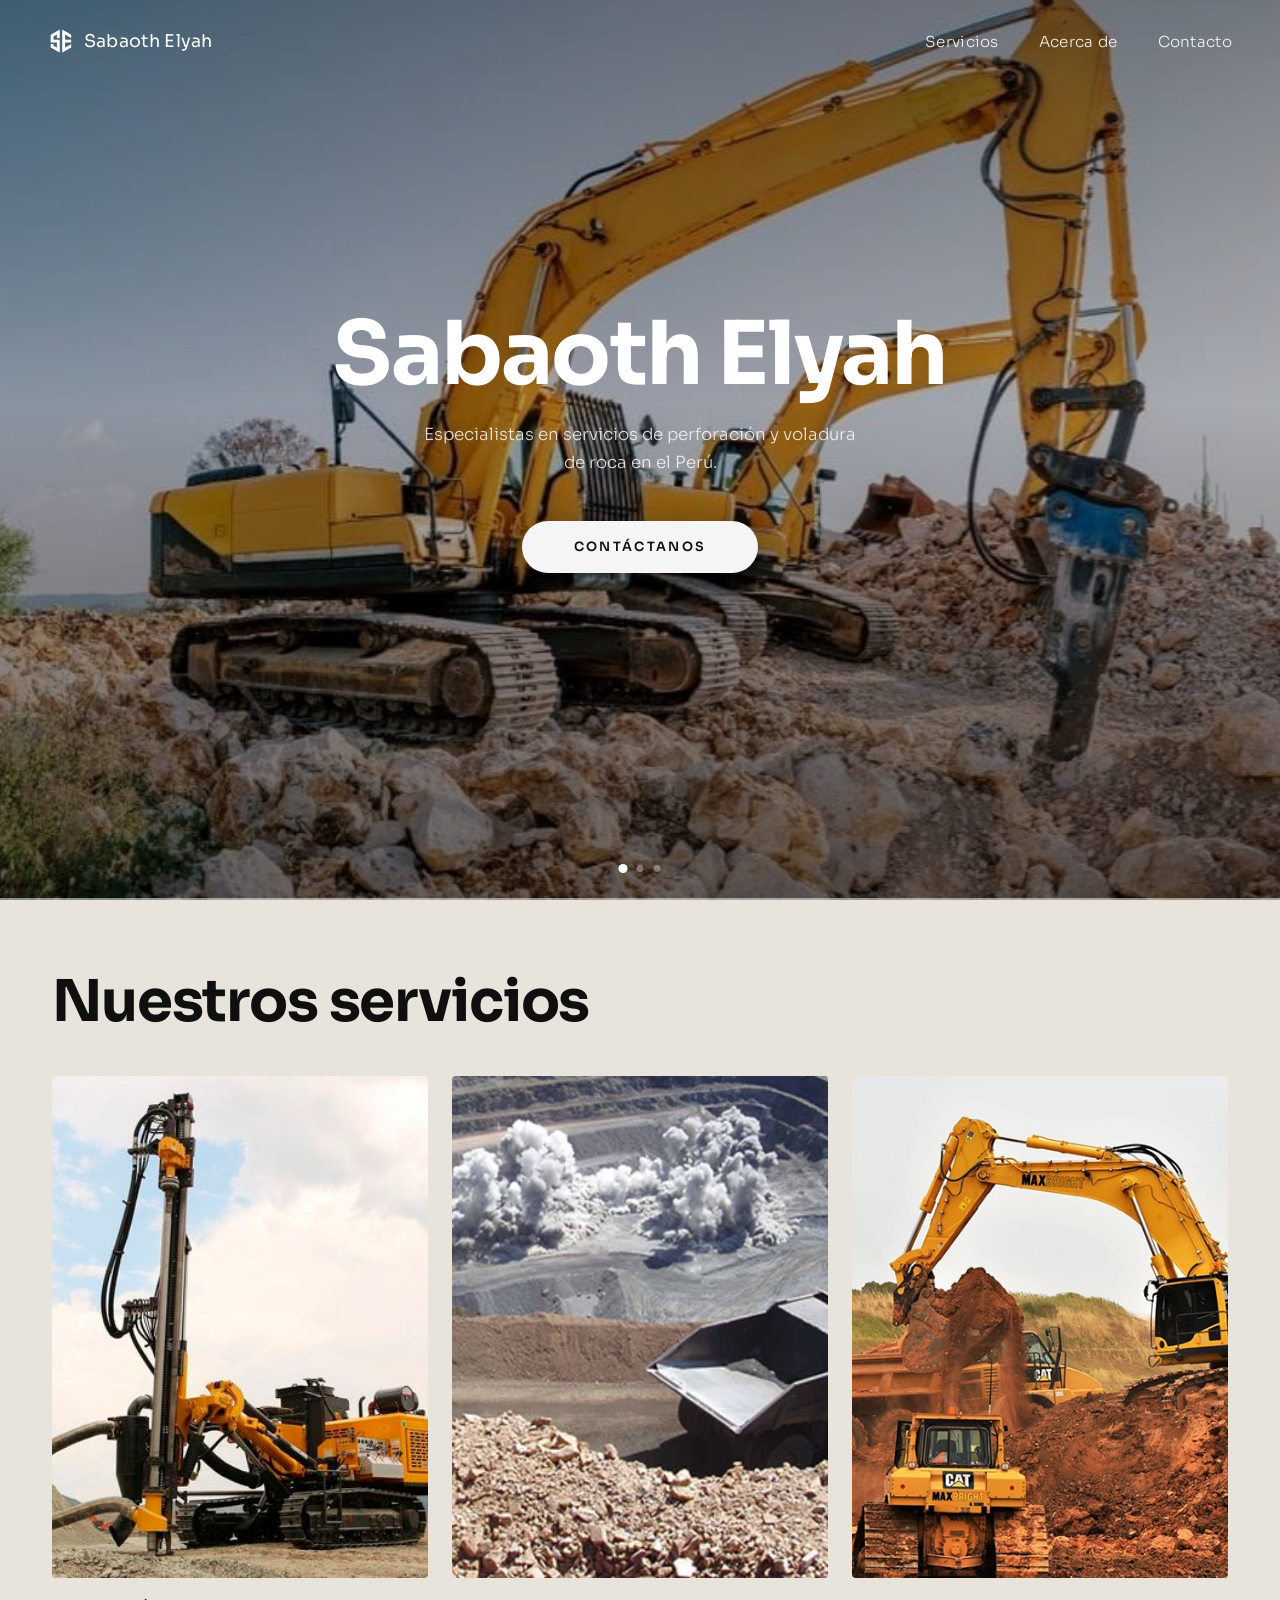
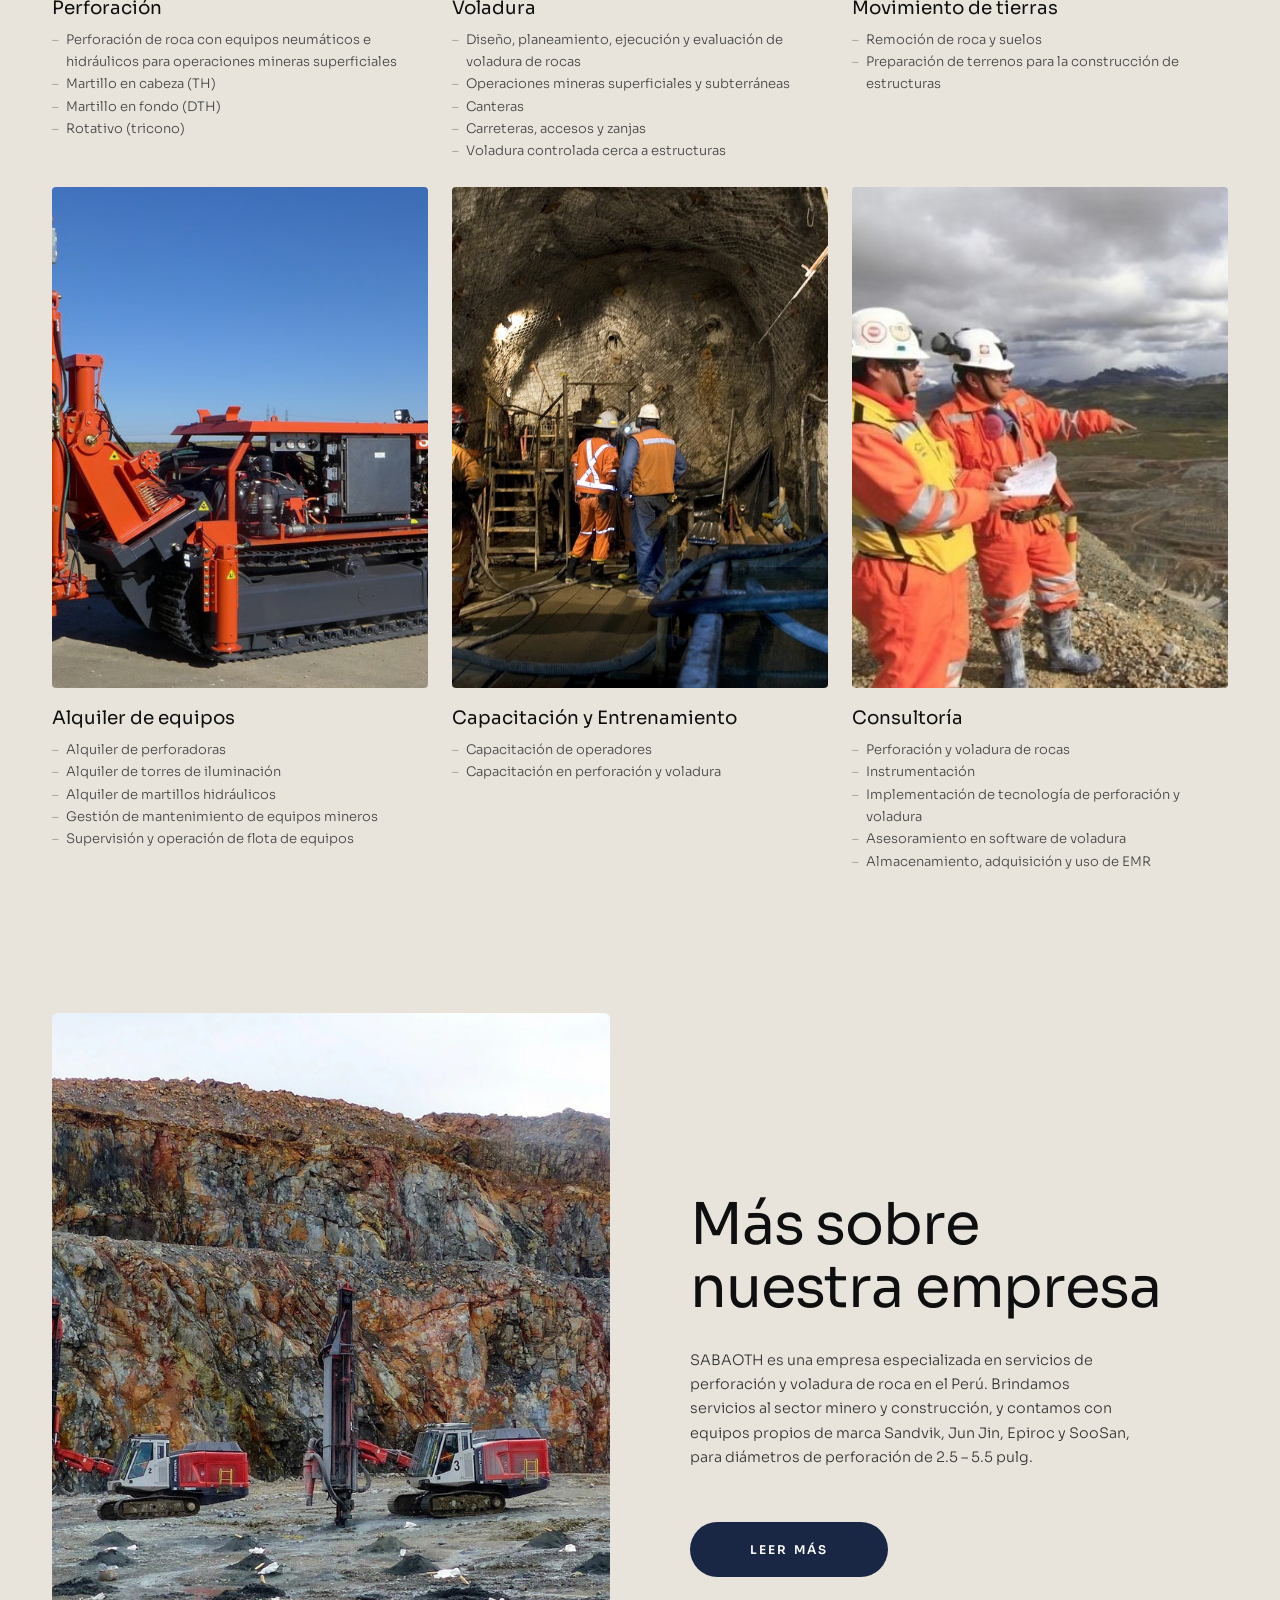
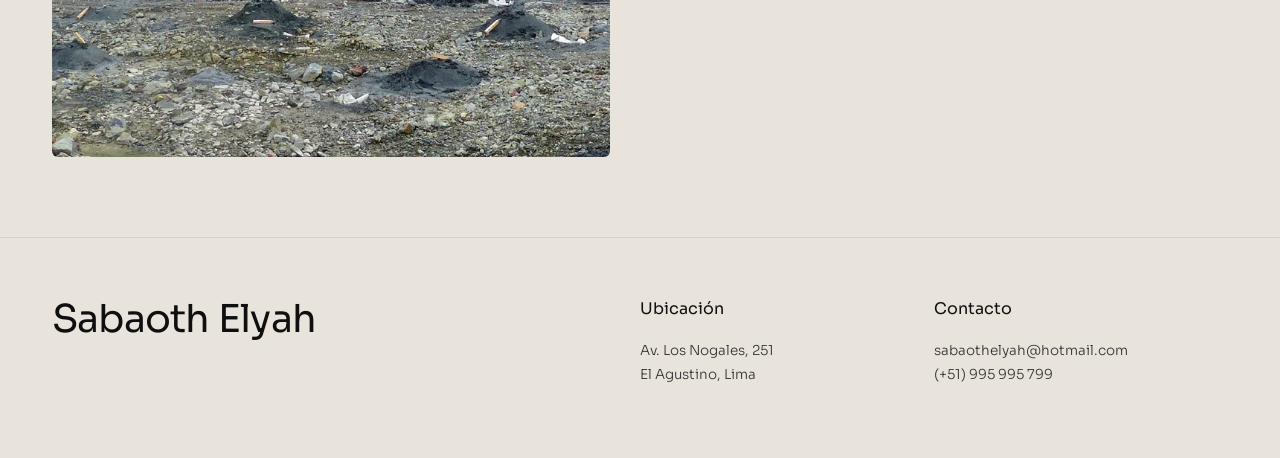
<file: index.html>
<!DOCTYPE html>
<html lang="es">

<head>
    <meta charset="UTF-8" />
    <meta name="viewport" content="width=device-width, initial-scale=1.0" />
    <title>Sabaoth Elyah</title>
    
    <!-- Open Graph / WhatsApp -->
    <meta property="og:type" content="website" />
    <meta property="og:url" content="https://sabaothelyah.com/" />
    <meta property="og:title" content="Sabaoth Elyah" />
    <meta property="og:description"
        content="Especialistas en servicios de perforación y voladura de roca en el Perú." />
    <meta property="og:image" content="https://sabaothelyah.com/images/og-preview.jpg" />
    <meta property="og:image:width" content="546" />
    <meta property="og:image:height" content="258" />
    <meta property="og:locale" content="es_PE" />

    <!-- Twitter / X -->
    <meta name="twitter:card" content="summary_large_image" />
    <meta name="twitter:title" content="Sabaoth Elyah" />
    <meta name="twitter:description"
        content="Especialistas en servicios de perforación y voladura de roca en el Perú." />
    <meta name="twitter:image" content="https://sabaothelyah.com/images/og-preview.jpg" />

    <link rel="icon" href="images/icon-white.png" type="image/png" />
    <link rel="shortcut icon" href="images/icon-white.png" type="image/png" />
    <link href="https://fonts.googleapis.com/css2?family=Sora:wght@300;400;600;700&display=swap" rel="stylesheet" />
    <link rel="stylesheet" href="styles/common.css" />
    <link rel="stylesheet" href="styles/index.css" />

</head>

<body class="js">

    <!-- ═══ HERO ═══ -->
    <section class="hero">

        <!-- Carousel
       Place hero images at: images/hero-1.jpg  hero-2.jpg  hero-3.jpg
       Add more <div class="carousel-slide"> as needed — JS adapts automatically -->
        <div class="carousel" id="carousel">
            <div class="carousel-slide active">
                <img src="images/hero-1.jpg" alt="Perforación de roca" />
            </div>
            <div class="carousel-slide">
                <img src="images/hero-2.jpg" alt="Voladura de roca" loading="lazy" decoding="async" />
            </div>
            <div class="carousel-slide">
                <img src="images/hero-3.jpg" alt="Equipos mineros" loading="lazy" decoding="async" />
            </div>
        </div>

        <div class="carousel-overlay"></div>
        <div class="carousel-progress" id="carouselProgress"></div>

        <nav>
            <a class="brand" href="#">
                <img class="brand-logo" src="images/icon.png" alt="Sabaoth Elyah icon" />
                Sabaoth Elyah
            </a>
            <ul class="nav-links">
                <li><a href="index.php/services.html">Servicios</a></li>
                <li><a href="index.php/aboutUs.html">Acerca de</a></li>
                <li><a href="https://api.whatsapp.com/send/?phone=51995995799&text&type=phone_number&app_absent=0"
                        target="_blank">Contacto</a></li>
            </ul>
        </nav>

        <div class="hero-content">
            <h1 class="hero-title">Sabaoth Elyah</h1>
            <p class="hero-subtitle">Especialistas en servicios de perforación y voladura de roca en el Perú.</p>
            <a class="btn-cta"
                href="https://api.whatsapp.com/send/?phone=51995995799&text&type=phone_number&app_absent=0">Contáctanos</a>
        </div>

        <div class="carousel-dots" id="carouselDots"></div>
    </section>

    <!-- ═══ SERVICES ═══ -->
    <section class="services">
        <h2 class="services-title reveal">Nuestros servicios</h2>
        <div class="services-grid reveal-stagger">

            <div class="service-card">
                <div class="service-img"><img src="images/perforacion.jpg" alt="Perforación" loading="lazy"
                        decoding="async" /></div>
                <h3 class="service-name">Perforación</h3>
                <ul class="svc-list">
                    <li>Perforación de roca con equipos neumáticos e hidráulicos para operaciones mineras superficiales
                    </li>
                    <li>Martillo en cabeza (TH)</li>
                    <li>Martillo en fondo (DTH)</li>
                    <li>Rotativo (tricono)</li>
                </ul>
            </div>

            <div class="service-card">
                <div class="service-img"><img src="images/voladura.jpg" alt="Voladura" loading="lazy"
                        decoding="async" /></div>
                <h3 class="service-name">Voladura</h3>
                <ul class="svc-list">
                    <li>Diseño, planeamiento, ejecución y evaluación de voladura de rocas</li>
                    <li>Operaciones mineras superficiales y subterráneas</li>
                    <li>Canteras</li>
                    <li>Carreteras, accesos y zanjas</li>
                    <li>Voladura controlada cerca a estructuras</li>
                </ul>
            </div>

            <div class="service-card">
                <div class="service-img"><img src="images/movimiento-tierras.webp" alt="Movimiento de tierras"
                        loading="lazy" decoding="async" /></div>
                <h3 class="service-name">Movimiento de tierras</h3>
                <ul class="svc-list">
                    <li>Remoción de roca y suelos</li>
                    <li>Preparación de terrenos para la construcción de estructuras</li>
                </ul>
            </div>

            <div class="service-card">
                <div class="service-img"><img src="images/alquiler-equipos.avif" alt="Alquiler de equipos"
                        loading="lazy" decoding="async" /></div>
                <h3 class="service-name">Alquiler de equipos</h3>
                <ul class="svc-list">
                    <li>Alquiler de perforadoras</li>
                    <li>Alquiler de torres de iluminación</li>
                    <li>Alquiler de martillos hidráulicos</li>
                    <li>Gestión de mantenimiento de equipos mineros</li>
                    <li>Supervisión y operación de flota de equipos</li>
                </ul>
            </div>

            <div class="service-card">
                <div class="service-img"><img src="images/capacitacion.webp" alt="Capacitación y Entrenamiento"
                        loading="lazy" decoding="async" /></div>
                <h3 class="service-name">Capacitación y Entrenamiento</h3>
                <ul class="svc-list">
                    <li>Capacitación de operadores</li>
                    <li>Capacitación en perforación y voladura</li>
                </ul>
            </div>

            <div class="service-card">
                <div class="service-img"><img src="images/consultoria.jpg" alt="Consultoría" loading="lazy"
                        decoding="async" /></div>
                <h3 class="service-name">Consultoría</h3>
                <ul class="svc-list">
                    <li>Perforación y voladura de rocas</li>
                    <li>Instrumentación</li>
                    <li>Implementación de tecnología de perforación y voladura</li>
                    <li>Asesoramiento en software de voladura</li>
                    <li>Almacenamiento, adquisición y uso de EMR</li>
                </ul>
            </div>

        </div>
    </section>

    <!-- ═══ ABOUT ═══ -->
    <section class="about">
        <div class="about-img reveal">
            <img src="images/1568848.webp" alt="Más sobre Sabaoth Elyah" loading="lazy" decoding="async" />
        </div>
        <div class="about-text reveal" style="transition-delay:0.15s">
            <h2 class="about-title">Más sobre<br>nuestra empresa</h2>
            <p class="about-desc">SABAOTH es una empresa especializada en servicios de perforación y voladura de roca en
                el Perú. Brindamos servicios al sector minero y construcción, y contamos con equipos propios de marca
                Sandvik, Jun Jin, Epiroc y SooSan, para diámetros de perforación de 2.5 – 5.5 pulg.</p>
            <a class="btn-about" href="index.php/aboutUs.html">Leer más</a>
        </div>
    </section>

    <!-- ═══ FOOTER ═══ -->
    <footer class="reveal">
        <div class="footer-brand">
            <h2 class="footer-title">Sabaoth Elyah</h2>
        </div>
        <div class="footer-col">
            <h4>Ubicación</h4>
            <p>Av. Los Nogales, 251<br>El Agustino, Lima</p>
        </div>
        <div class="footer-col">
            <h4>Contacto</h4>
            <a href="mailto:sabaothelyah@hotmail.com">sabaothelyah@hotmail.com</a>
            <a href="tel:+51995995799">(+51) 995 995 799</a>
        </div>
    </footer>

    <script>
        /* ═══════════════════════════
           CAROUSEL
        ═══════════════════════════ */
        (function () {
            const slides = document.querySelectorAll('.carousel-slide');
            const dotsWrap = document.getElementById('carouselDots');
            const progress = document.getElementById('carouselProgress');
            const INTERVAL = 5000;
            let current = 0, timer, paused = false;

            /* Build dots */
            slides.forEach((_, i) => {
                const btn = document.createElement('button');
                btn.className = 'dot' + (i === 0 ? ' active' : '');
                btn.setAttribute('aria-label', 'Ir a slide ' + (i + 1));
                btn.addEventListener('click', () => { goTo(i); resetTimer(); });
                dotsWrap.appendChild(btn);
            });

            const dots = dotsWrap.querySelectorAll('.dot');

            function goTo(idx) {
                slides[current].classList.remove('active');
                dots[current].classList.remove('active');
                current = (idx + slides.length) % slides.length;
                slides[current].classList.add('active');
                dots[current].classList.add('active');

                /* Restart Ken-Burns on entering slide */
                const img = slides[current].querySelector('img');
                img.style.animation = 'none';
                void img.offsetWidth;
                img.style.animation = '';

                /* Restart progress bar */
                progress.classList.remove('running');
                void progress.offsetWidth;
                progress.classList.add('running');
            }

            function resetTimer() {
                clearInterval(timer);
                if (!paused) timer = setInterval(() => goTo(current + 1), INTERVAL);
            }

            /* Pause on hover */
            const carousel = document.getElementById('carousel');
            carousel.addEventListener('mouseenter', () => { paused = true; clearInterval(timer); progress.style.animationPlayState = 'paused'; });
            carousel.addEventListener('mouseleave', () => { paused = false; resetTimer(); });

            /* Start */
            progress.classList.add('running');
            window.addEventListener('load', () => {
                setTimeout(() => {
                    progress.classList.add('running');
                    timer = setInterval(() => goTo(current + 1), INTERVAL);
                }, 300);
            });
        })();

        /* ═══════════════════════════
           SCROLL REVEAL
        ═══════════════════════════ */
        (function () {
            const io = new IntersectionObserver((entries) => {
                entries.forEach(e => {
                    if (e.isIntersecting) {
                        e.target.classList.add('visible');
                        io.unobserve(e.target);
                    }
                });
            }, { threshold: 0.10 });

            document.querySelectorAll('.reveal, .reveal-stagger').forEach(el => io.observe(el));
        })();
    </script>

</body>

</html>
</file>
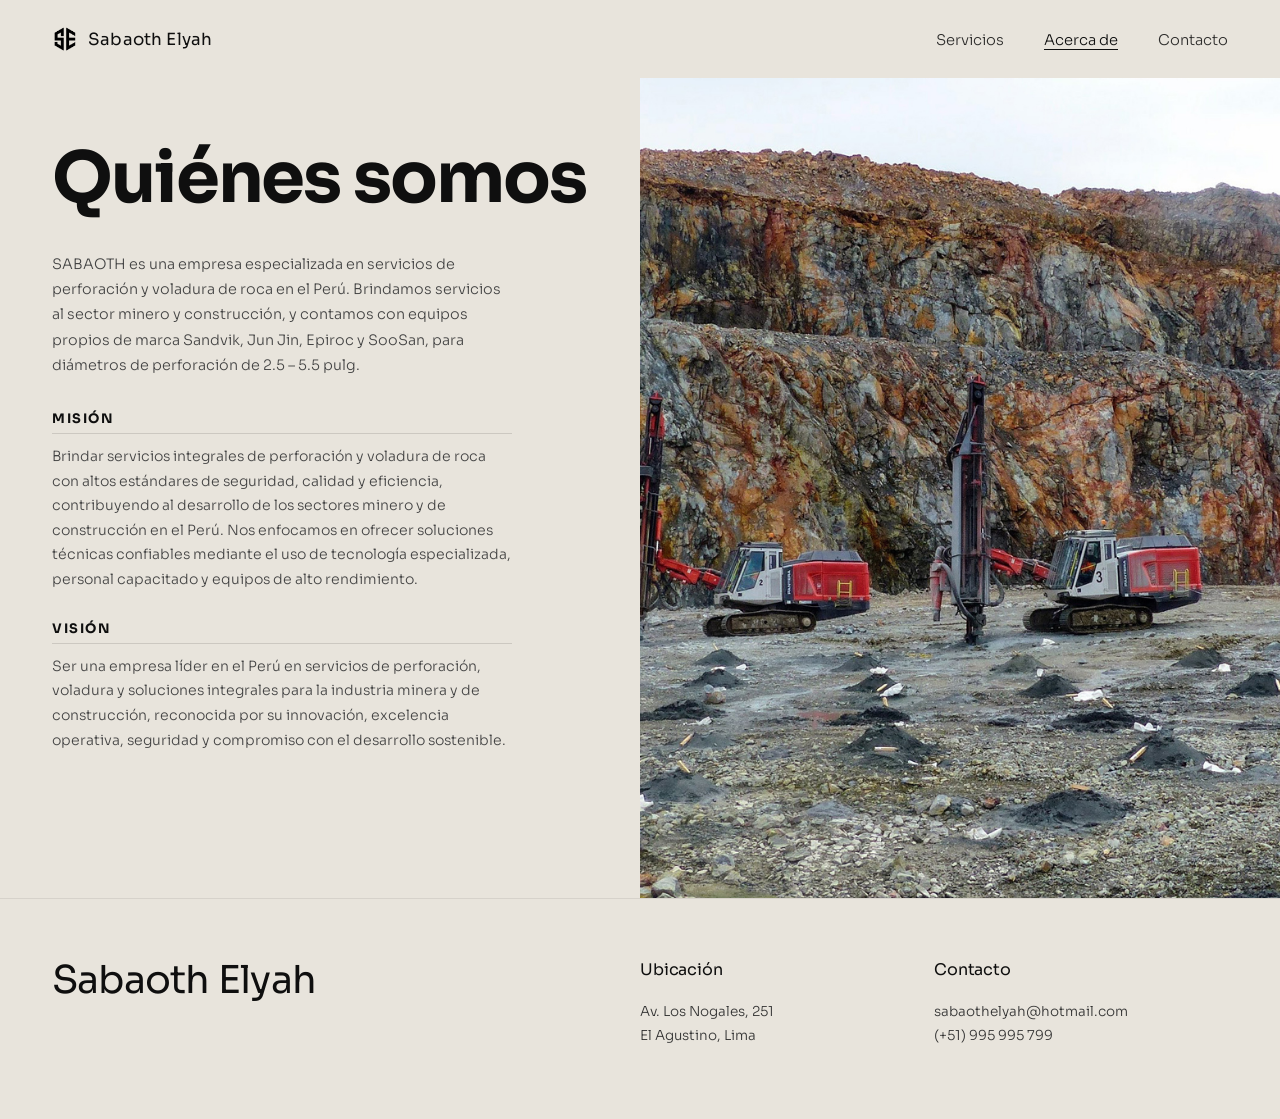
<file: index.php/aboutUs.html>
<!DOCTYPE html>
<html lang="es">

<head>
    <meta charset="UTF-8" />
    <meta name="viewport" content="width=device-width, initial-scale=1.0" />
    <title>Acerca de — Sabaoth Elyah</title>
    <link rel="icon" href="../images/icon-white.png" type="image/png" />
    <link rel="shortcut icon" href="../images/icon-white.png" type="image/png" />
    <link href="https://fonts.googleapis.com/css2?family=Sora:wght@300;400;600;700&display=swap" rel="stylesheet" />
        <link rel="stylesheet" href="../styles/common.css" />
    <link rel="stylesheet" href="../styles/about.css" />

</head>

<body>

    <!-- NAV -->
    <nav>
        <a class="brand" href="../index.html">
            <img class="brand-logo" src="../images/icon.png" alt="Sabaoth Elyah icon" />
            Sabaoth Elyah
        </a>
        <ul class="nav-links">
            <li><a href="services.html">Servicios</a></li>
            <li><a href="aboutUs.html" class="active">Acerca de</a></li>
            <li><a href="https://api.whatsapp.com/send/?phone=51995995799&text&type=phone_number&app_absent=0">Contacto</a></li>
        </ul>
    </nav>

    <!-- HERO ABOUT -->
    <section class="about-hero">

        <!-- Left: text -->
        <div class="about-left">
            <h1 class="about-hero-title">Quiénes somos</h1>

            <p class="about-hero-text">
                SABAOTH es una empresa especializada en servicios de perforación y voladura de roca en el Perú.
                Brindamos servicios al sector minero y construcción, y contamos con equipos propios de marca Sandvik,
                Jun Jin, Epiroc y SooSan, para diámetros de perforación de 2.5 – 5.5 pulg.
            </p>

            <div class="about-mv">
                <p class="about-mv-label">Misión</p>
                <p class="about-mv-text">
                    Brindar servicios integrales de perforación y voladura de roca con altos estándares de seguridad,
                    calidad y eficiencia, contribuyendo al desarrollo de los sectores minero y de construcción en el
                    Perú. Nos enfocamos en ofrecer soluciones técnicas confiables mediante el uso de tecnología
                    especializada, personal capacitado y equipos de alto rendimiento.
                </p>
            </div>

            <div class="about-mv">
                <p class="about-mv-label">Visión</p>
                <p class="about-mv-text">
                    Ser una empresa líder en el Perú en servicios de perforación, voladura y soluciones integrales para
                    la industria minera y de construcción, reconocida por su innovación, excelencia operativa, seguridad
                    y compromiso con el desarrollo sostenible.
                </p>
            </div>
        </div>

        <!-- Right: image -->
        <div class="about-right">
            <div class="about-photo">
                <!-- Replace src with your image, e.g. "../assets/about.jpeg" -->
                <img src="../images/1568848.jpeg" alt="Sabaoth Elyah" />
            </div>
        </div>

    </section>

    <!-- FOOTER -->
    <footer>
        <div class="footer-brand">
            <h2 class="footer-title">Sabaoth Elyah</h2>
        </div>
        <div class="footer-col">
            <h4>Ubicación</h4>
            <p>Av. Los Nogales, 251<br>El Agustino, Lima</p>
        </div>
        <div class="footer-col">
            <h4>Contacto</h4>
            <a href="mailto:sabaothelyah@hotmail.com">sabaothelyah@hotmail.com</a>
            <a href="tel:+51995995799">(+51) 995 995 799</a>
        </div>
    </footer>

</body>

</html>
</file>
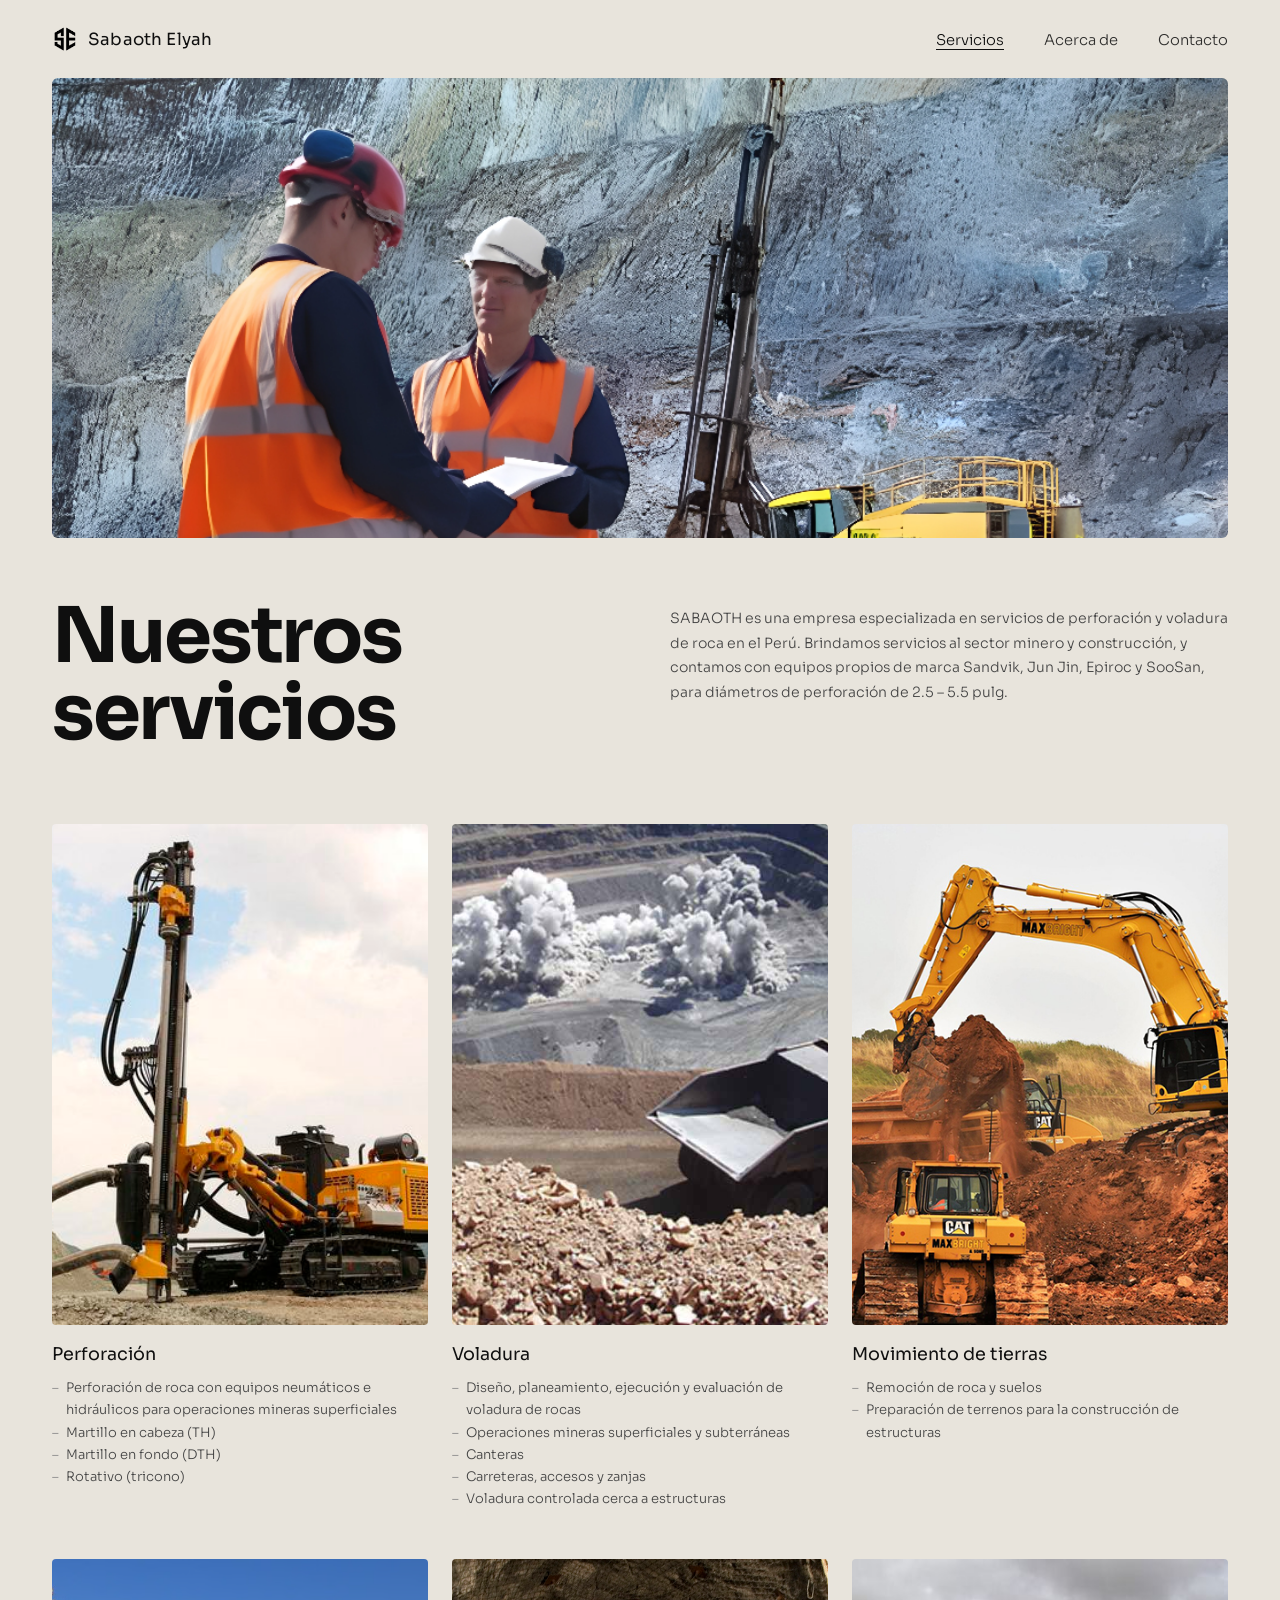
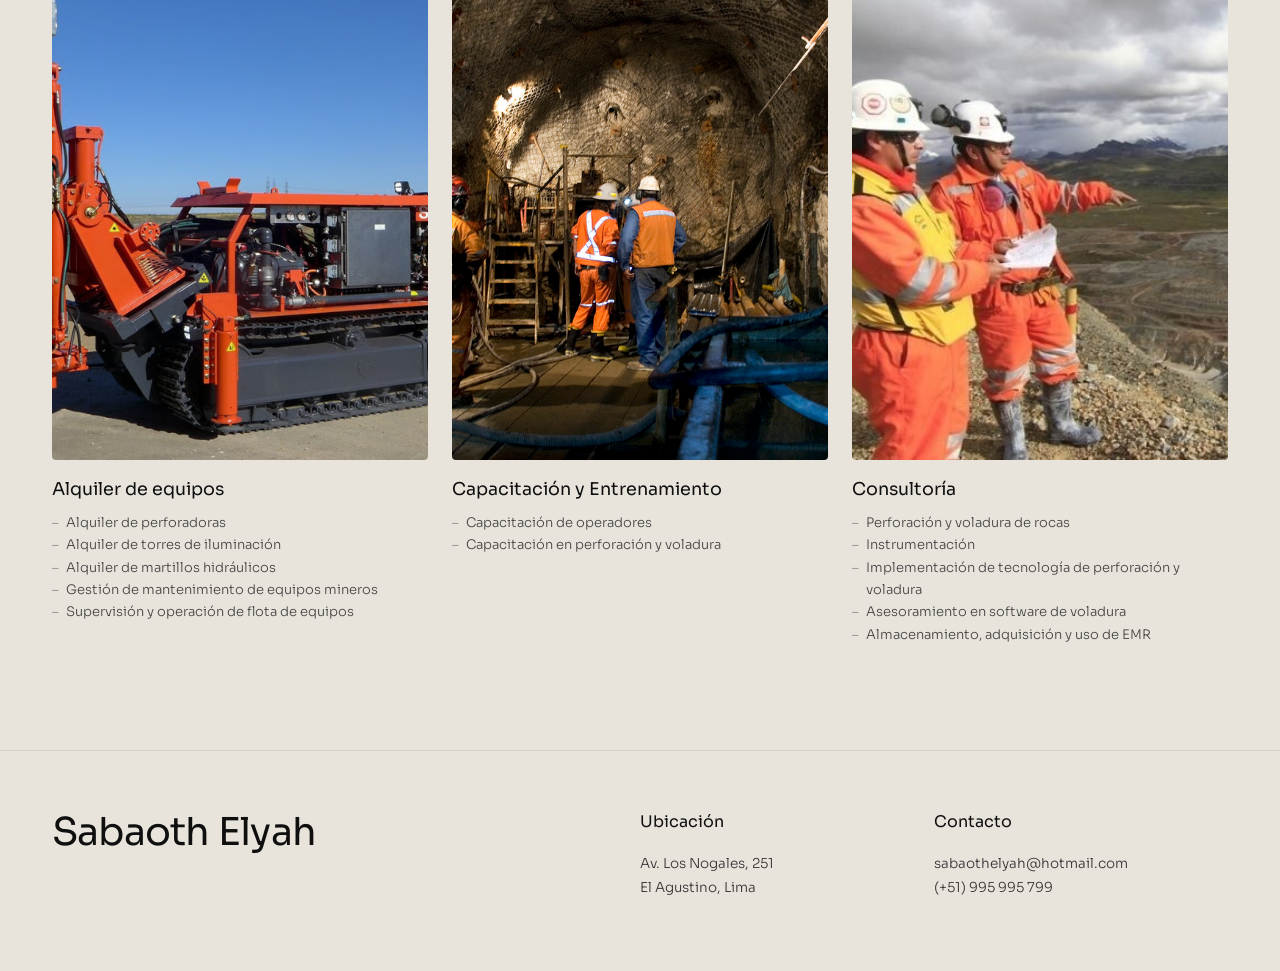
<file: index.php/services.html>
<!DOCTYPE html>
<html lang="es">

<head>
    <meta charset="UTF-8" />
    <meta name="viewport" content="width=device-width, initial-scale=1.0" />
    <title>Servicios — Sabaoth Elyah</title>
    <link rel="icon" href="../images/icon-white.png" type="image/png" />
    <link rel="shortcut icon" href="../images/icon-white.png" type="image/png" />
    <link href="https://fonts.googleapis.com/css2?family=Sora:wght@300;400;600;700&display=swap" rel="stylesheet" />
        <link rel="stylesheet" href="../styles/common.css" />
    <link rel="stylesheet" href="../styles/services.css" />

</head>

<body>

    <!-- NAV -->
    <!-- index.html sits one level above the index.php folder -->
    <nav>
        <a class="brand" href="../index.html">
            <img class="brand-logo" src="../images/icon.png" alt="Sabaoth Elyah icon" />
            Sabaoth Elyah
        </a>
        <ul class="nav-links">
            <li><a href="services.html" class="active">Servicios</a></li>
            <li><a href="aboutUs.html">Acerca de</a></li>
            <li><a href="https://api.whatsapp.com/send/?phone=51995995799&text&type=phone_number&app_absent=0">Contacto</a></li>
        </ul>
    </nav>

    <!-- HERO BANNER
     Replace src with your actual image path, e.g. "../assets/banner.jpg" -->
    <div class="services-banner">
        <img src="../images/service-artguru.png" alt="Servicios Sabaoth Elyah" onerror="this.style.display='none'" />
    </div>

    <!-- INTRO -->
    <section class="services-intro">
        <h1 class="intro-title">Nuestros<br>servicios</h1>
        <div class="intro-right">
            <p class="intro-text">
                SABAOTH es una empresa especializada en servicios de perforación y voladura de roca en el Perú.
                Brindamos servicios al sector minero y construcción, y contamos con equipos propios de marca Sandvik,
                Jun Jin, Epiroc y SooSan, para diámetros de perforación de 2.5 – 5.5 pulg.
            </p>
        </div>
    </section>

    <!-- SERVICE CARDS -->
    <div class="services-cards">

        <!-- Card 1: Perforación -->
        <div class="svc-card">
            <div class="svc-img svc-img-1">
                <!-- Replace src with your image, e.g. "../assets/perforacion.jpg" -->
                <img src="../images/perforacion.jpg" alt="Perforación" onerror="this.style.display='none'" />
            </div>
            <h3 class="svc-name">Perforación</h3>
            <ul class="svc-list">
                <li>Perforación de roca con equipos neumáticos e hidráulicos para operaciones mineras superficiales</li>
                <li>Martillo en cabeza (TH)</li>
                <li>Martillo en fondo (DTH)</li>
                <li>Rotativo (tricono)</li>
            </ul>
        </div>

        <!-- Card 2: Voladura -->
        <div class="svc-card">
            <div class="svc-img svc-img-2">
                <img src="../images/voladura.jpg" alt="Voladura" onerror="this.style.display='none'" />
            </div>
            <h3 class="svc-name">Voladura</h3>
            <ul class="svc-list">
                <li>Diseño, planeamiento, ejecución y evaluación de voladura de rocas</li>
                <li>Operaciones mineras superficiales y subterráneas</li>
                <li>Canteras</li>
                <li>Carreteras, accesos y zanjas</li>
                <li>Voladura controlada cerca a estructuras</li>
            </ul>
        </div>

        <!-- Card 3: Movimiento de tierras -->
        <div class="svc-card">
            <div class="svc-img svc-img-3">
                <img src="../images/movimiento-tierras.jpg" alt="Movimiento de tierras"
                    onerror="this.style.display='none'" />
            </div>
            <h3 class="svc-name">Movimiento de tierras</h3>
            <ul class="svc-list">
                <li>Remoción de roca y suelos</li>
                <li>Preparación de terrenos para la construcción de estructuras</li>
            </ul>
        </div>

        <!-- Card 4: Alquiler de equipos -->
        <div class="svc-card">
            <div class="svc-img svc-img-4">
                <img src="../images/alquiler-equipos.avif" alt="Alquiler de equipos"
                    onerror="this.style.display='none'" />
            </div>
            <h3 class="svc-name">Alquiler de equipos</h3>
            <ul class="svc-list">
                <li>Alquiler de perforadoras</li>
                <li>Alquiler de torres de iluminación</li>
                <li>Alquiler de martillos hidráulicos</li>
                <li>Gestión de mantenimiento de equipos mineros</li>
                <li>Supervisión y operación de flota de equipos</li>
            </ul>
        </div>

        <!-- Card 5: Capacitación -->
        <div class="svc-card">
            <div class="svc-img svc-img-5">
                <img src="../images/capacitacion.jpg" alt="Capacitación y Entrenamiento"
                    onerror="this.style.display='none'" />
            </div>
            <h3 class="svc-name">Capacitación y Entrenamiento</h3>
            <ul class="svc-list">
                <li>Capacitación de operadores</li>
                <li>Capacitación en perforación y voladura</li>
            </ul>
        </div>

        <!-- Card 6: Consultoría -->
        <div class="svc-card">
            <div class="svc-img svc-img-6">
                <img src="../images/consultoria.jpg" alt="Consultoría" onerror="this.style.display='none'" />
            </div>
            <h3 class="svc-name">Consultoría</h3>
            <ul class="svc-list">
                <li>Perforación y voladura de rocas</li>
                <li>Instrumentación</li>
                <li>Implementación de tecnología de perforación y voladura</li>
                <li>Asesoramiento en software de voladura</li>
                <li>Almacenamiento, adquisición y uso de EMR</li>
            </ul>
        </div>

    </div>

    <!-- FOOTER -->
    <footer>
        <div class="footer-brand">
            <h2 class="footer-title">Sabaoth Elyah</h2>
        </div>
        <div class="footer-col">
            <h4>Ubicación</h4>
            <p>Av. Los Nogales, 251<br>El Agustino, Lima</p>
        </div>
        <div class="footer-col">
            <h4>Contacto</h4>
            <a href="mailto:sabaothelyah@hotmail.com">sabaothelyah@hotmail.com</a>
            <a href="tel:+51995995799">(+51) 995 995 799</a>
        </div>
    </footer>

</body>

</html>
</file>
<file: styles/common.css>
/* Reset */
*,
*::before,
*::after {
  margin: 0;
  padding: 0;
  box-sizing: border-box;
}

html,
body {
  overflow-x: hidden;
}

body {
  font-family: 'Sora', sans-serif;
}

.brand {
  display: inline-flex;
  align-items: center;
  gap: 10px;
  font-weight: 400;
  text-decoration: none;
  letter-spacing: 0.01em;
}

.brand-logo {
  width: 26px;
  height: auto;
  display: block;
}

.nav-links {
  display: flex;
  gap: 40px;
  list-style: none;
}

.nav-links a {
  text-decoration: none;
  font-weight: 300;
  opacity: 0.85;
  transition: opacity 0.2s;
}

.nav-links a:hover {
  opacity: 1;
}

@media (max-width: 768px) {
  nav {
    padding: 16px 20px;
  }

  .nav-links {
    gap: 16px;
    flex-wrap: wrap;
    justify-content: flex-end;
  }

  .nav-links a {
    font-size: 0.85rem;
  }
}
</file>
<file: styles/index.css>
/* Index page styles */
:root {
  --white: #ffffff;
  --off-white: rgba(255, 255, 255, 0.82);
  --black: #0a0a0a;
  --btn-bg: #f5f5f5;
  --btn-text: #111111;
  --bg: #e8e4dc;
  --dark: #0f0f0f;
  --navy: #1a2744;
  --muted: #444;
  --brand-text: var(--white);
  --link-text: var(--white);
}

html,
body {
  overflow-y: auto;
}

html,
body {
  background: var(--black);
  color: var(--white);
}

/* HERO + CAROUSEL */
.hero {
  position: relative;
  width: 100%;
  height: 100vh;
  min-height: 600px;
  display: flex;
  flex-direction: column;
  overflow: hidden;
}

.carousel {
  position: absolute;
  inset: 0;
  z-index: 0;
}

.carousel-slide {
  position: absolute;
  inset: 0;
  opacity: 0;
  transition: opacity 1.4s ease;
}

.carousel-slide.active {
  opacity: 1;
}

.carousel-slide img {
  width: 100%;
  height: 100%;
  object-fit: cover;
  object-position: center;
  display: block;
  animation: kenBurns 9s ease-in-out forwards;
}

@keyframes kenBurns {
  from {
    transform: scale(1.00);
  }
  to {
    transform: scale(1.07);
  }
}

.carousel-overlay {
  position: absolute;
  inset: 0;
  background: linear-gradient(to bottom, rgba(0, 0, 0, 0.48) 0%, rgba(0, 0, 0, 0.28) 45%, rgba(0, 0, 0, 0.60) 100%);
  z-index: 1;
}

.carousel-progress {
  position: absolute;
  bottom: 0;
  left: 0;
  height: 2px;
  background: rgba(255, 255, 255, 0.5);
  z-index: 10;
  width: 0%;
  transition: none;
}

.carousel-progress.running {
  width: 100%;
  transition: width 5s linear;
}

.carousel-dots {
  position: absolute;
  bottom: 28px;
  left: 50%;
  transform: translateX(-50%);
  display: flex;
  gap: 10px;
  z-index: 10;
}

.dot {
  width: 7px;
  height: 7px;
  border-radius: 50%;
  background: rgba(255, 255, 255, 0.35);
  border: none;
  cursor: pointer;
  transition: background 0.3s, transform 0.3s;
  padding: 0;
}

.dot.active {
  background: #fff;
  transform: scale(1.3);
}

/* NAV */
nav {
  position: relative;
  z-index: 10;
  display: flex;
  align-items: center;
  justify-content: space-between;
  padding: 28px 48px;
  animation: fadeDown 0.8s ease both;
}

.brand {
  font-size: 1.1rem;
  color: var(--brand-text);
}

.brand-logo {
  filter: invert(1) brightness(1.2);
}

.nav-links a {
  color: var(--link-text);
  font-size: 0.95rem;
  letter-spacing: 0.02em;
  opacity: 0.9;
}

/* Hero text */
.hero-content {
  position: relative;
  z-index: 10;
  flex: 1;
  display: flex;
  flex-direction: column;
  align-items: center;
  justify-content: center;
  text-align: center;
  padding: 0 24px 100px;
}

.hero-title {
  font-size: clamp(3rem, 7vw, 5.5rem);
  font-weight: 700;
  line-height: 1.05;
  letter-spacing: -0.02em;
  margin-bottom: 20px;
  color: var(--white);
  opacity: 0;
  transform: translateY(22px);
  animation: fadeUp 0.9s ease 0.3s forwards;
}

.hero-subtitle {
  font-size: clamp(0.9rem, 1.6vw, 1.05rem);
  font-weight: 300;
  color: var(--off-white);
  max-width: 440px;
  line-height: 1.65;
  margin-bottom: 44px;
  opacity: 0;
  transform: translateY(16px);
  animation: fadeUp 0.9s ease 0.55s forwards;
}

.btn-cta {
  display: inline-block;
  padding: 18px 52px;
  background: var(--btn-bg);
  color: var(--btn-text);
  font-family: 'Sora', sans-serif;
  font-size: 0.8rem;
  font-weight: 600;
  letter-spacing: 0.18em;
  text-transform: uppercase;
  text-decoration: none;
  border-radius: 50px;
  border: none;
  cursor: pointer;
  box-shadow: 0 4px 30px rgba(0, 0, 0, 0.3);
  opacity: 0;
  transform: translateY(12px);
  animation: fadeUp 0.9s ease 0.75s forwards;
  transition: background 0.25s, transform 0.2s, box-shadow 0.25s;
}

.btn-cta:hover {
  background: #fff;
  transform: translateY(-2px);
  box-shadow: 0 8px 40px rgba(0, 0, 0, 0.4);
}

@keyframes fadeUp {
  from {
    opacity: 0;
    transform: translateY(22px);
  }
  to {
    opacity: 1;
    transform: translateY(0);
  }
}

@keyframes fadeDown {
  from {
    opacity: 0;
    transform: translateY(-14px);
  }
  to {
    opacity: 1;
    transform: translateY(0);
  }
}

.reveal {
  opacity: 0;
  transform: none;
  transition: opacity 0.7s ease, transform 0.7s ease;
}

.js .reveal {
  opacity: 0;
  transform: translateY(30px);
  transition: opacity 0.7s ease, transform 0.7s ease;
}

.reveal.visible {
  opacity: 1;
  transform: none;
}

.reveal-stagger > * {
  opacity: 0;
  transform: translateY(26px);
  transition: opacity 0.6s ease, transform 0.6s ease;
}

.reveal-stagger.visible > *:nth-child(1) {
  opacity: 1;
  transform: none;
  transition-delay: 0.00s;
}

.reveal-stagger.visible > *:nth-child(2) {
  opacity: 1;
  transform: none;
  transition-delay: 0.10s;
}

.reveal-stagger.visible > *:nth-child(3) {
  opacity: 1;
  transform: none;
  transition-delay: 0.20s;
}

.reveal-stagger.visible > *:nth-child(4) {
  opacity: 1;
  transform: none;
  transition-delay: 0.30s;
}

.reveal-stagger.visible > *:nth-child(5) {
  opacity: 1;
  transform: none;
  transition-delay: 0.40s;
}

.reveal-stagger.visible > *:nth-child(6) {
  opacity: 1;
  transform: none;
  transition-delay: 0.50s;
}

.services {
  background: var(--bg);
  color: #111;
  padding: 72px 52px 80px;
}

.services-title {
  font-size: clamp(2.4rem, 5vw, 3.6rem);
  font-weight: 700;
  letter-spacing: -0.02em;
  color: var(--dark);
  margin-bottom: 44px;
  line-height: 1.05;
}

.services-grid {
  display: grid;
  grid-template-columns: repeat(3, 1fr);
  gap: 24px;
}

.service-card {
  display: flex;
  flex-direction: column;
}

.service-img {
  width: 100%;
  aspect-ratio: 3 / 4;
  border-radius: 4px;
  margin-bottom: 18px;
  overflow: hidden;
  background: #c8c8c8;
}

.service-img img {
  width: 100%;
  height: 100%;
  object-fit: cover;
  object-position: center;
  display: block;
  transition: transform 0.55s ease;
}

.service-card:hover .service-img img {
  transform: scale(1.04);
}

.service-name {
  font-size: 1.15rem;
  font-weight: 400;
  color: var(--dark);
  margin-bottom: 10px;
}

.svc-list {
  list-style: none;
  padding: 0;
  margin: 0;
  flex: 1;
}

.svc-list li {
  font-size: 0.82rem;
  font-weight: 300;
  color: var(--muted);
  line-height: 1.7;
  padding-left: 14px;
  position: relative;
}

.svc-list li::before {
  content: '–';
  position: absolute;
  left: 0;
  color: #999;
}

.about {
  background: var(--bg);
  padding: 60px 52px 80px;
  display: grid;
  grid-template-columns: 1fr 1fr;
  gap: 60px;
  align-items: center;
}

.about-img {
  width: 100%;
  aspect-ratio: 3 / 4;
  border-radius: 6px;
  overflow: hidden;
  background: #c8c8c8;
}

.about-img img {
  width: 100%;
  height: 100%;
  object-fit: cover;
  display: block;
  transition: transform 0.6s ease;
}

.about-img:hover img {
  transform: scale(1.03);
}

.about-text {
  display: flex;
  flex-direction: column;
  padding-left: 20px;
}

.about-title {
  font-size: clamp(2.4rem, 4.5vw, 3.8rem);
  font-weight: 400;
  letter-spacing: -0.02em;
  color: var(--dark);
  line-height: 1.1;
  margin-bottom: 28px;
}

.about-desc {
  font-size: 0.9rem;
  font-weight: 300;
  color: #333;
  line-height: 1.7;
  max-width: 440px;
  margin-bottom: 52px;
}

.btn-about {
  display: inline-block;
  padding: 20px 60px;
  background: var(--navy);
  color: #fff;
  font-family: 'Sora', sans-serif;
  font-size: 0.75rem;
  font-weight: 600;
  letter-spacing: 0.18em;
  text-transform: uppercase;
  text-decoration: none;
  border-radius: 50px;
  border: none;
  cursor: pointer;
  align-self: flex-start;
  transition: background 0.25s, transform 0.2s;
}

.btn-about:hover {
  background: #243360;
  transform: translateY(-1px);
}

footer {
  background: var(--bg);
  padding: 60px 52px 70px;
  display: grid;
  grid-template-columns: 1fr 1fr 1fr 1fr;
  align-items: start;
  border-top: 1px solid rgba(0, 0, 0, 0.08);
}

.footer-brand {
  grid-column: 1 / 3;
}

.footer-title {
  font-size: clamp(1.6rem, 3vw, 2.4rem);
  font-weight: 400;
  letter-spacing: -0.02em;
  color: var(--dark);
  margin-bottom: 18px;
  line-height: 1.1;
}

.footer-col h4 {
  font-size: 1rem;
  font-weight: 400;
  color: var(--dark);
  margin-bottom: 20px;
}

.footer-col p,
.footer-col a {
  font-size: 0.85rem;
  font-weight: 300;
  color: #333;
  line-height: 1.8;
  text-decoration: none;
  display: block;
}

@media (max-width: 1024px) {
  .services-grid {
    grid-template-columns: repeat(2, 1fr);
  }
}

@media (max-width: 768px) {
  .nav-links {
    gap: 16px;
    flex-wrap: wrap;
    justify-content: flex-end;
  }

  .nav-links a {
    font-size: 0.85rem;
  }

  .services {
    padding: 50px 20px;
  }

  .services-grid {
    grid-template-columns: 1fr;
    gap: 28px;
  }

  .service-img {
    aspect-ratio: 16 / 9;
  }

  .about {
    grid-template-columns: 1fr;
    padding: 50px 20px;
    gap: 30px;
  }

  .about-img {
    aspect-ratio: 16 / 9;
  }

  .about-text {
    padding-left: 0;
  }

  .about-desc {
    max-width: 100%;
  }

  footer {
    grid-template-columns: 1fr;
    padding: 40px 20px;
    gap: 30px;
  }

  .footer-brand {
    grid-column: auto;
  }
}

.services {
  min-height: 300px;
}
</file>
<file: styles/about.css>
/* About page styles */
:root {
  --bg: #e8e4dc;
  --dark: #0f0f0f;
  --navy: #1a2744;
  --text: #1a1a1a;
  --muted: #444;
  --brand-text: var(--dark);
  --link-text: var(--dark);
}

html,
body {
  background: var(--bg);
  color: var(--text);
  overflow-x: hidden;
}

nav {
  display: flex;
  align-items: center;
  justify-content: space-between;
  padding: 26px 52px;
  background: var(--bg);
}

.brand {
  font-size: 1.05rem;
  color: var(--brand-text);
}

.brand-logo {
  filter: none;
}

.nav-links a {
  color: var(--link-text);
  font-size: 0.92rem;
}

.nav-links a.active {
  text-decoration: underline;
  text-underline-offset: 4px;
  opacity: 1;
}

.about-hero {
  display: grid;
  grid-template-columns: 1fr 1fr;
  min-height: calc(100vh - 80px);
  align-items: start;
}

.about-left {
  padding: 64px 52px 80px;
  display: flex;
  flex-direction: column;
}

.about-hero-title {
  font-size: clamp(2.8rem, 5.5vw, 4.4rem);
  font-weight: 700;
  letter-spacing: -0.03em;
  color: var(--dark);
  line-height: 1.05;
  margin-bottom: 36px;
}

.about-hero-text {
  font-size: 0.9rem;
  font-weight: 300;
  color: var(--muted);
  line-height: 1.75;
  max-width: 460px;
  margin-bottom: 32px;
}

.about-mv {
  max-width: 460px;
  margin-bottom: 28px;
}

.about-mv-label {
  font-size: 0.82rem;
  font-weight: 700;
  letter-spacing: 0.12em;
  text-transform: uppercase;
  color: var(--dark);
  margin-bottom: 10px;
  padding-bottom: 6px;
  border-bottom: 1.5px solid rgba(0, 0, 0, 0.12);
}

.about-mv-text {
  font-size: 0.88rem;
  font-weight: 300;
  color: var(--muted);
  line-height: 1.75;
  margin-top: 10px;
}

.about-right {
  position: relative;
  height: 100%;
  min-height: calc(100vh - 80px);
  overflow: hidden;
}

.about-photo {
  width: 100%;
  height: 100%;
  min-height: calc(100vh - 80px);
  position: relative;
  background: #c8c8c8;
}

.about-photo img {
  position: absolute;
  inset: 0;
  width: 100%;
  height: 100%;
  object-fit: cover;
  object-position: center;
  display: block;
}

footer {
  background: var(--bg);
  padding: 60px 52px 70px;
  display: grid;
  grid-template-columns: 1fr 1fr 1fr 1fr;
  align-items: start;
  border-top: 1px solid rgba(0, 0, 0, 0.08);
}

.footer-brand {
  grid-column: 1 / 3;
}

.footer-title {
  font-size: clamp(1.6rem, 3vw, 2.4rem);
  font-weight: 400;
  letter-spacing: -0.02em;
  color: var(--dark);
  margin-bottom: 18px;
  line-height: 1.1;
}

.footer-col h4 {
  font-size: 1rem;
  font-weight: 400;
  color: var(--dark);
  margin-bottom: 20px;
  letter-spacing: -0.01em;
}

.footer-col p,
.footer-col a {
  font-size: 0.85rem;
  font-weight: 300;
  color: #333;
  line-height: 1.8;
  text-decoration: none;
  display: block;
}

@media (max-width: 1024px) {
  .about-hero {
    grid-template-columns: 1fr;
  }

  .about-right {
    min-height: 400px;
  }

  .about-photo {
    min-height: 400px;
  }
}

@media (max-width: 768px) {
  .about-left {
    padding: 40px 20px;
  }

  .about-hero {
    grid-template-columns: 1fr;
  }

  .about-hero-title {
    font-size: 2.2rem;
  }

  .about-hero-text,
  .about-mv,
  .about-desc {
    max-width: 100%;
  }

  .about-right {
    min-height: 300px;
  }

  .about-photo {
    min-height: 300px;
  }

  footer {
    grid-template-columns: 1fr;
    padding: 40px 20px;
    gap: 30px;
  }

  .footer-brand {
    grid-column: auto;
  }
}
</file>
<file: styles/services.css>
/* Services page styles */
:root {
  --bg: #e8e4dc;
  --dark: #0f0f0f;
  --navy: #1a2744;
  --text: #1a1a1a;
  --muted: #444;
  --brand-text: var(--dark);
  --link-text: var(--dark);
}

html,
body {
  background: var(--bg);
  color: var(--text);
  overflow-x: hidden;
}

nav {
  display: flex;
  align-items: center;
  justify-content: space-between;
  padding: 26px 52px;
  background: var(--bg);
}

.brand {
  font-size: 1.05rem;
  color: var(--brand-text);
}

.brand-logo {
  filter: none;
}

.nav-links a {
  color: var(--link-text);
  font-size: 0.92rem;
}

.nav-links a.active {
  text-decoration: underline;
  text-underline-offset: 4px;
  opacity: 1;
}

.services-banner {
  margin: 0 52px;
  border-radius: 6px;
  overflow: hidden;
  height: 460px;
  position: relative;
  background: #c8c0b0;
}

.services-banner img {
  width: 100%;
  height: 100%;
  object-fit: cover;
  object-position: center;
  display: block;
}

.services-intro {
  display: grid;
  grid-template-columns: 1fr 1fr;
  gap: 60px;
  padding: 60px 52px 72px;
  align-items: start;
}

.intro-title {
  font-size: clamp(3rem, 6vw, 5rem);
  font-weight: 700;
  letter-spacing: -0.03em;
  color: var(--dark);
  line-height: 1.0;
}

.intro-right {
  display: flex;
  flex-direction: column;
  gap: 20px;
  padding-top: 8px;
}

.intro-text {
  font-size: 0.88rem;
  font-weight: 300;
  color: var(--muted);
  line-height: 1.75;
}

.services-cards {
  padding: 0 52px 80px;
  display: grid;
  grid-template-columns: repeat(3, 1fr);
  gap: 24px;
}

.svc-card {
  display: flex;
  flex-direction: column;
}

.svc-img {
  width: 100%;
  aspect-ratio: 3 / 4;
  border-radius: 4px;
  margin-bottom: 18px;
  overflow: hidden;
  position: relative;
  background: #c8c0b0;
}

.svc-img img {
  width: 100%;
  height: 100%;
  object-fit: cover;
  object-position: center;
  display: block;
  transition: transform 0.55s ease;
}

.svc-card:hover .svc-img img {
  transform: scale(1.04);
}

.svc-img-1 {
  background: linear-gradient(135deg, #d9d0c2 0%, #c9bfae 50%, #b8ad9e 100%);
}

.svc-img-2 {
  background: linear-gradient(120deg, #cfc5b4 0%, #d6ccbc 40%, #bfb49f 100%);
}

.svc-img-3 {
  background: linear-gradient(110deg, #d0c9bc 0%, #c8c0b1 50%, #b5ad9e 100%);
}

.svc-img-4 {
  background: linear-gradient(125deg, #ccc4b4 0%, #bdb5a5 50%, #ada598 100%);
}

.svc-img-5 {
  background: linear-gradient(115deg, #d4ccbe 0%, #c4bcae 50%, #b4aca0 100%);
}

.svc-img-6 {
  background: linear-gradient(130deg, #cec6b8 0%, #beb6a8 50%, #aea69a 100%);
}

.svc-name {
  font-size: 1.1rem;
  font-weight: 400;
  color: var(--dark);
  margin-bottom: 12px;
}

.svc-desc {
  font-size: 0.82rem;
  font-weight: 300;
  color: #444;
  line-height: 1.75;
}

.svc-list {
  list-style: none;
  padding: 0;
  margin: 0 0 24px;
  flex: 1;
}

.svc-list li {
  font-size: 0.82rem;
  font-weight: 300;
  color: #444;
  line-height: 1.7;
  padding-left: 14px;
  position: relative;
}

.svc-list li::before {
  content: '–';
  position: absolute;
  left: 0;
  color: #888;
}

footer {
  background: var(--bg);
  padding: 60px 52px 70px;
  display: grid;
  grid-template-columns: 1fr 1fr 1fr 1fr;
  align-items: start;
  border-top: 1px solid rgba(0, 0, 0, 0.08);
}

.footer-brand {
  grid-column: 1 / 3;
}

.footer-title {
  font-size: clamp(1.6rem, 3vw, 2.4rem);
  font-weight: 400;
  letter-spacing: -0.02em;
  color: var(--dark);
  margin-bottom: 18px;
  line-height: 1.1;
}

.footer-col h4 {
  font-size: 1rem;
  font-weight: 400;
  color: var(--dark);
  margin-bottom: 20px;
}

.footer-col p,
.footer-col a {
  font-size: 0.85rem;
  font-weight: 300;
  color: #333;
  line-height: 1.8;
  text-decoration: none;
  display: block;
}

@media (max-width: 1024px) {
  .services-intro {
    grid-template-columns: 1fr;
    gap: 30px;
  }

  .services-cards {
    grid-template-columns: repeat(2, 1fr);
  }

  .services-banner {
    height: 360px;
  }
}

@media (max-width: 768px) {
  .services-banner {
    margin: 0 20px;
    height: 260px;
  }

  .services-intro {
    grid-template-columns: 1fr;
    padding: 40px 20px 50px;
    gap: 20px;
  }

  .intro-title {
    font-size: 2.2rem;
  }

  .services-cards {
    grid-template-columns: 1fr;
    padding: 0 20px 60px;
    gap: 28px;
  }

  .svc-img {
    aspect-ratio: 16 / 9;
  }

  footer {
    grid-template-columns: 1fr;
    padding: 40px 20px;
    gap: 30px;
  }

  .footer-brand {
    grid-column: auto;
  }
}
</file>
